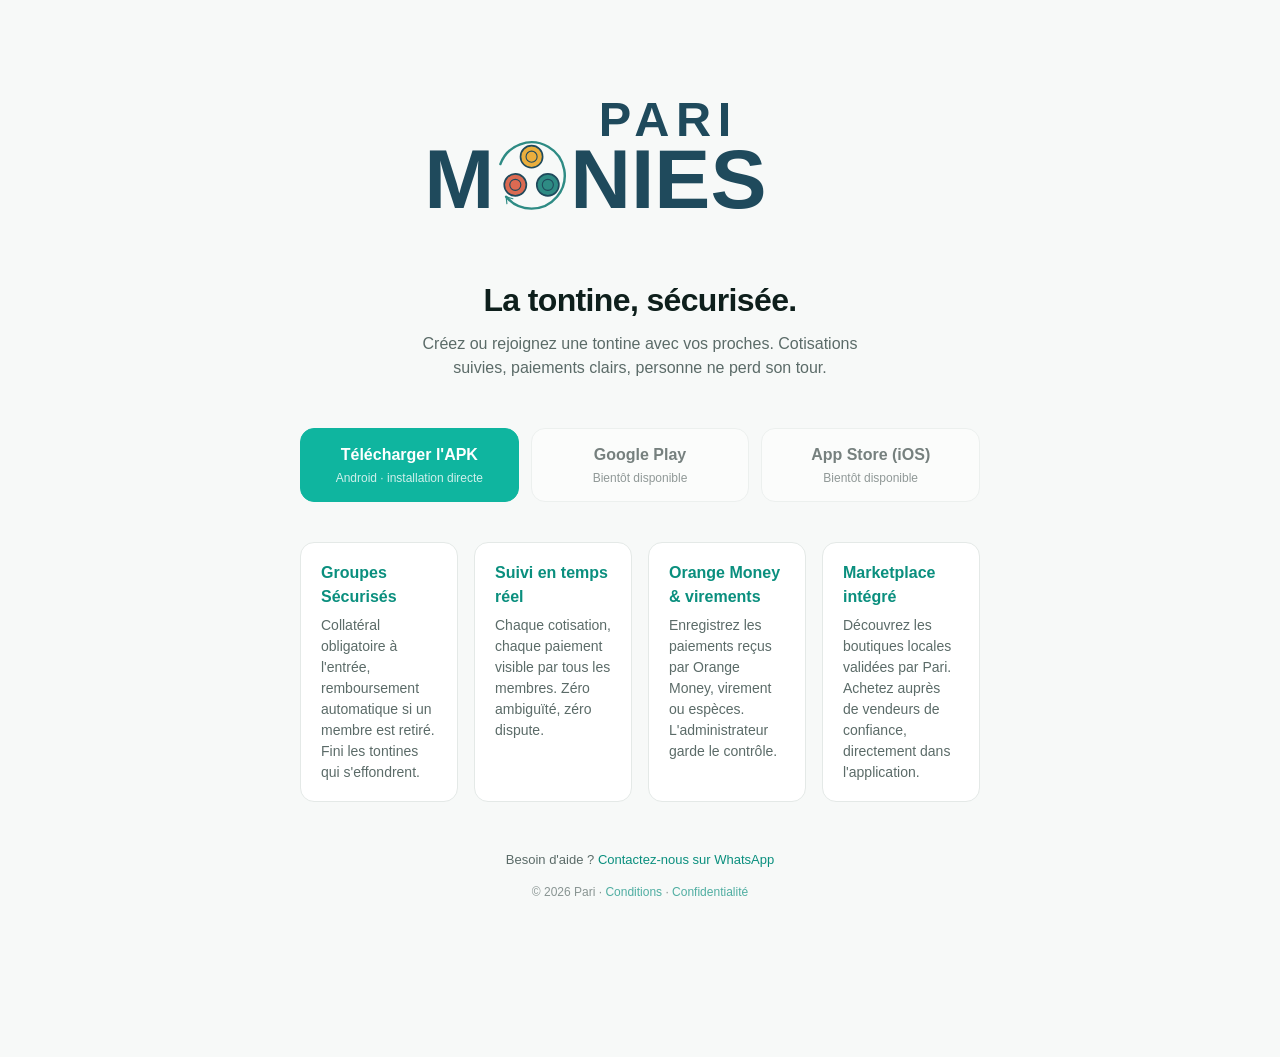
<file: index.html>
<!doctype html>
<html lang="fr">
  <head>
    <meta charset="utf-8" />
    <meta name="viewport" content="width=device-width, initial-scale=1" />
    <meta name="theme-color" content="#0FB59F" />
    <title>Pari — La tontine, sécurisée</title>
    <meta
      name="description"
      content="Créez ou rejoignez une tontine avec vos proches. Cotisations suivies, paiements clairs, personne ne perd son tour."
    />
    <link rel="icon" href="/assets/logo.svg?v=2" type="image/svg+xml" />
    <link rel="alternate icon" href="/assets/logo.png" />
    <link rel="stylesheet" href="/styles.css?v=6" />
  </head>
  <body>
    <main>
      <header>
        <img src="/assets/logo.svg?v=2" alt="Pari" class="logo" />
        <h1>La tontine, sécurisée.</h1>
        <p class="pitch">
          Créez ou rejoignez une tontine avec vos proches. Cotisations suivies,
          paiements clairs, personne ne perd son tour.
        </p>
      </header>

      <section class="ctas">
        <a class="btn btn-primary" href="/downloads/pari-latest.apk">
          <span class="btn-title">Télécharger l'APK</span>
          <span class="btn-sub">Android · installation directe</span>
        </a>
        <a class="btn btn-secondary disabled" aria-disabled="true">
          <span class="btn-title">Google Play</span>
          <span class="btn-sub">Bientôt disponible</span>
        </a>
        <a class="btn btn-secondary disabled" aria-disabled="true">
          <span class="btn-title">App Store (iOS)</span>
          <span class="btn-sub">Bientôt disponible</span>
        </a>
      </section>

      <section class="features">
        <div class="feature">
          <h3>Groupes Sécurisés</h3>
          <p>
            Collatéral obligatoire à l'entrée, remboursement automatique si un
            membre est retiré. Fini les tontines qui s'effondrent.
          </p>
        </div>
        <div class="feature">
          <h3>Suivi en temps réel</h3>
          <p>
            Chaque cotisation, chaque paiement visible par tous les membres.
            Zéro ambiguïté, zéro dispute.
          </p>
        </div>
        <div class="feature">
          <h3>Orange Money &amp; virements</h3>
          <p>
            Enregistrez les paiements reçus par Orange Money, virement ou
            espèces. L'administrateur garde le contrôle.
          </p>
        </div>
        <div class="feature">
          <h3>Marketplace intégré</h3>
          <p>
            Découvrez les boutiques locales validées par Pari. Achetez auprès
            de vendeurs de confiance, directement dans l'application.
          </p>
        </div>
      </section>

      <footer>
        <p>
          Besoin d'aide ?
          <a href="https://wa.me/12408483524">Contactez-nous sur WhatsApp</a>
        </p>
        <p class="fine">
          © 2026 Pari · <a href="/terms.html">Conditions</a> ·
          <a href="/privacy.html">Confidentialité</a>
        </p>
      </footer>
    </main>
  </body>
</html>
</file>
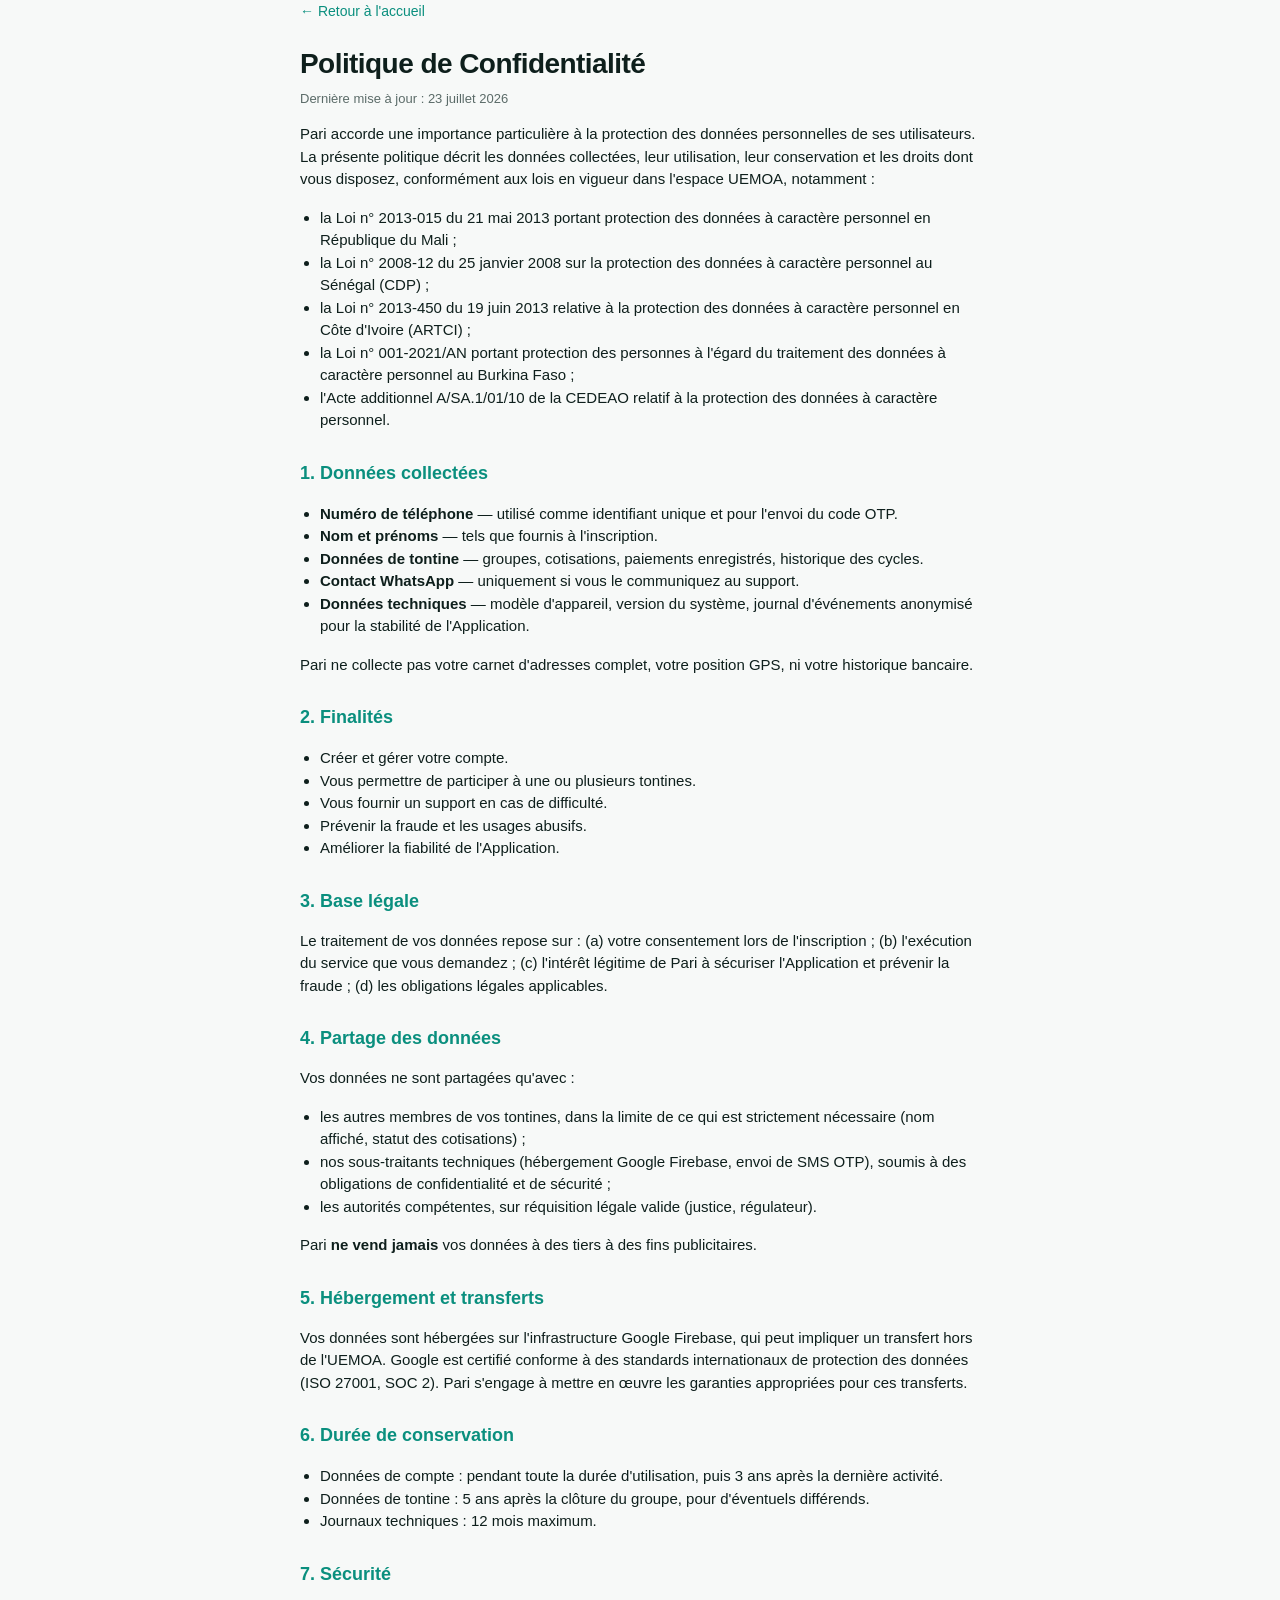
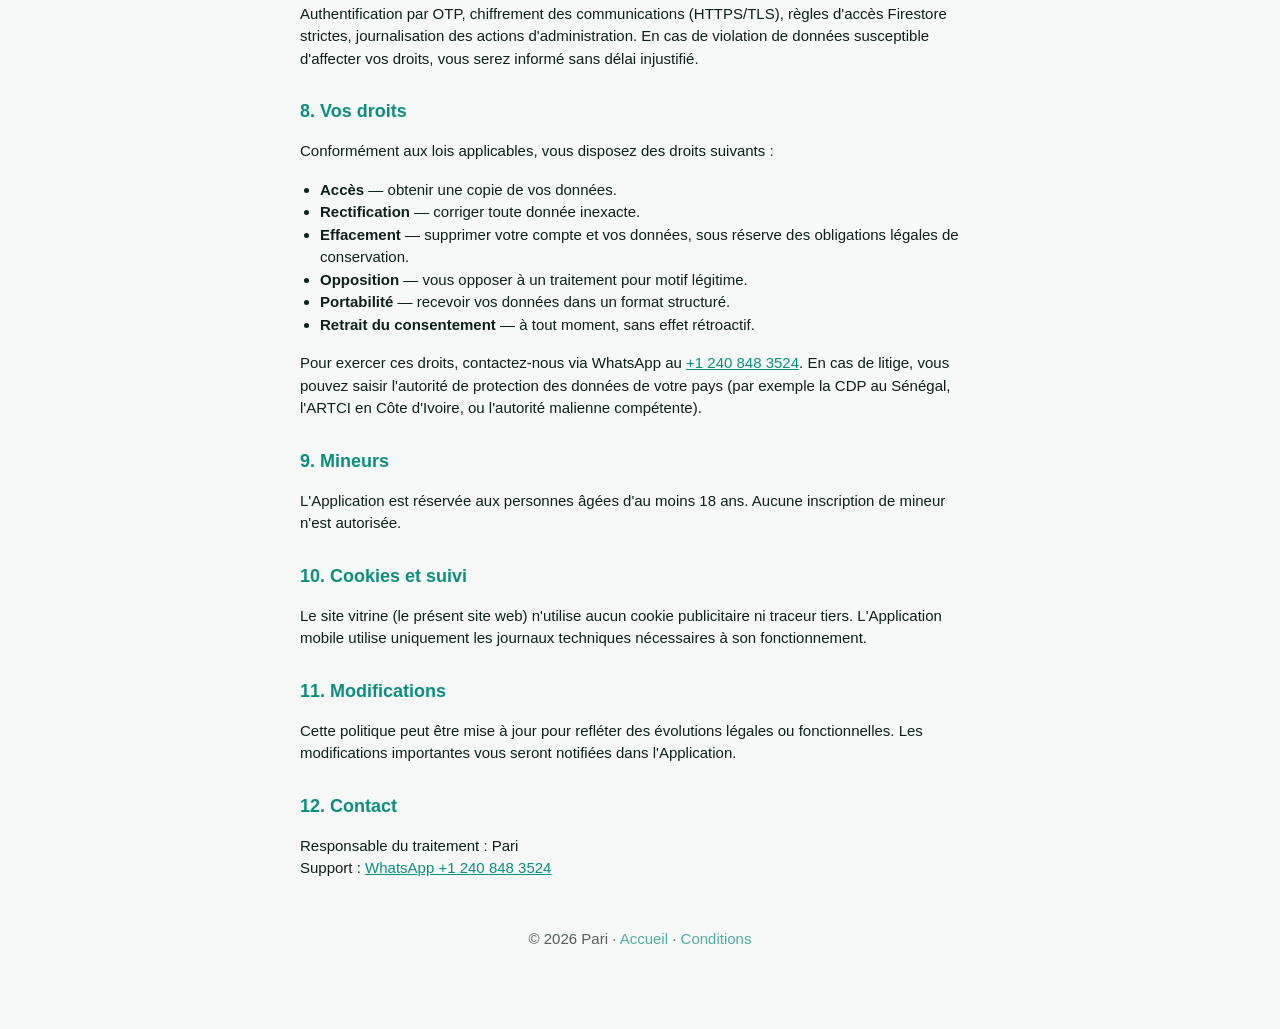
<file: privacy.html>
<!doctype html>
<html lang="fr">
  <head>
    <meta charset="utf-8" />
    <meta name="viewport" content="width=device-width, initial-scale=1" />
    <title>Politique de confidentialité — Pari</title>
    <link rel="icon" href="/assets/logo.svg?v=2" type="image/svg+xml" />
    <link rel="stylesheet" href="/styles.css?v=6" />
  </head>
  <body>
    <main class="doc">
      <p class="back"><a href="/">← Retour à l'accueil</a></p>
      <h1>Politique de Confidentialité</h1>
      <p class="muted">Dernière mise à jour : 23 juillet 2026</p>

      <p>
        Pari accorde une importance particulière à la protection des données
        personnelles de ses utilisateurs. La présente politique décrit les
        données collectées, leur utilisation, leur conservation et les droits
        dont vous disposez, conformément aux lois en vigueur dans l'espace
        UEMOA, notamment :
      </p>
      <ul>
        <li>la Loi n° 2013-015 du 21 mai 2013 portant protection des données à caractère personnel en République du Mali ;</li>
        <li>la Loi n° 2008-12 du 25 janvier 2008 sur la protection des données à caractère personnel au Sénégal (CDP) ;</li>
        <li>la Loi n° 2013-450 du 19 juin 2013 relative à la protection des données à caractère personnel en Côte d'Ivoire (ARTCI) ;</li>
        <li>la Loi n° 001-2021/AN portant protection des personnes à l'égard du traitement des données à caractère personnel au Burkina Faso ;</li>
        <li>l'Acte additionnel A/SA.1/01/10 de la CEDEAO relatif à la protection des données à caractère personnel.</li>
      </ul>

      <h2>1. Données collectées</h2>
      <ul>
        <li><strong>Numéro de téléphone</strong> — utilisé comme identifiant unique et pour l'envoi du code OTP.</li>
        <li><strong>Nom et prénoms</strong> — tels que fournis à l'inscription.</li>
        <li><strong>Données de tontine</strong> — groupes, cotisations, paiements enregistrés, historique des cycles.</li>
        <li><strong>Contact WhatsApp</strong> — uniquement si vous le communiquez au support.</li>
        <li><strong>Données techniques</strong> — modèle d'appareil, version du système, journal d'événements anonymisé pour la stabilité de l'Application.</li>
      </ul>
      <p>
        Pari ne collecte pas votre carnet d'adresses complet, votre position
        GPS, ni votre historique bancaire.
      </p>

      <h2>2. Finalités</h2>
      <ul>
        <li>Créer et gérer votre compte.</li>
        <li>Vous permettre de participer à une ou plusieurs tontines.</li>
        <li>Vous fournir un support en cas de difficulté.</li>
        <li>Prévenir la fraude et les usages abusifs.</li>
        <li>Améliorer la fiabilité de l'Application.</li>
      </ul>

      <h2>3. Base légale</h2>
      <p>
        Le traitement de vos données repose sur : (a) votre consentement lors
        de l'inscription ; (b) l'exécution du service que vous demandez ; (c)
        l'intérêt légitime de Pari à sécuriser l'Application et prévenir la
        fraude ; (d) les obligations légales applicables.
      </p>

      <h2>4. Partage des données</h2>
      <p>Vos données ne sont partagées qu'avec :</p>
      <ul>
        <li>
          les autres membres de vos tontines, dans la limite de ce qui est
          strictement nécessaire (nom affiché, statut des cotisations) ;
        </li>
        <li>
          nos sous-traitants techniques (hébergement Google Firebase, envoi de
          SMS OTP), soumis à des obligations de confidentialité et de
          sécurité ;
        </li>
        <li>
          les autorités compétentes, sur réquisition légale valide (justice,
          régulateur).
        </li>
      </ul>
      <p>
        Pari <strong>ne vend jamais</strong> vos données à des tiers à des
        fins publicitaires.
      </p>

      <h2>5. Hébergement et transferts</h2>
      <p>
        Vos données sont hébergées sur l'infrastructure Google Firebase, qui
        peut impliquer un transfert hors de l'UEMOA. Google est certifié
        conforme à des standards internationaux de protection des données
        (ISO 27001, SOC 2). Pari s'engage à mettre en œuvre les garanties
        appropriées pour ces transferts.
      </p>

      <h2>6. Durée de conservation</h2>
      <ul>
        <li>Données de compte : pendant toute la durée d'utilisation, puis 3 ans après la dernière activité.</li>
        <li>Données de tontine : 5 ans après la clôture du groupe, pour d'éventuels différends.</li>
        <li>Journaux techniques : 12 mois maximum.</li>
      </ul>

      <h2>7. Sécurité</h2>
      <p>
        Authentification par OTP, chiffrement des communications (HTTPS/TLS),
        règles d'accès Firestore strictes, journalisation des actions
        d'administration. En cas de violation de données susceptible
        d'affecter vos droits, vous serez informé sans délai injustifié.
      </p>

      <h2>8. Vos droits</h2>
      <p>Conformément aux lois applicables, vous disposez des droits suivants :</p>
      <ul>
        <li><strong>Accès</strong> — obtenir une copie de vos données.</li>
        <li><strong>Rectification</strong> — corriger toute donnée inexacte.</li>
        <li><strong>Effacement</strong> — supprimer votre compte et vos données, sous réserve des obligations légales de conservation.</li>
        <li><strong>Opposition</strong> — vous opposer à un traitement pour motif légitime.</li>
        <li><strong>Portabilité</strong> — recevoir vos données dans un format structuré.</li>
        <li><strong>Retrait du consentement</strong> — à tout moment, sans effet rétroactif.</li>
      </ul>
      <p>
        Pour exercer ces droits, contactez-nous via WhatsApp au
        <a href="https://wa.me/12408483524">+1 240 848 3524</a>. En cas de
        litige, vous pouvez saisir l'autorité de protection des données de
        votre pays (par exemple la CDP au Sénégal, l'ARTCI en Côte d'Ivoire,
        ou l'autorité malienne compétente).
      </p>

      <h2>9. Mineurs</h2>
      <p>
        L'Application est réservée aux personnes âgées d'au moins 18 ans.
        Aucune inscription de mineur n'est autorisée.
      </p>

      <h2>10. Cookies et suivi</h2>
      <p>
        Le site vitrine (le présent site web) n'utilise aucun cookie
        publicitaire ni traceur tiers. L'Application mobile utilise
        uniquement les journaux techniques nécessaires à son fonctionnement.
      </p>

      <h2>11. Modifications</h2>
      <p>
        Cette politique peut être mise à jour pour refléter des évolutions
        légales ou fonctionnelles. Les modifications importantes vous seront
        notifiées dans l'Application.
      </p>

      <h2>12. Contact</h2>
      <p>
        Responsable du traitement : Pari<br />
        Support :
        <a href="https://wa.me/12408483524">WhatsApp +1 240 848 3524</a>
      </p>

      <footer>
        <p class="fine">
          © 2026 Pari · <a href="/">Accueil</a> ·
          <a href="/terms.html">Conditions</a>
        </p>
      </footer>
    </main>
  </body>
</html>
</file>
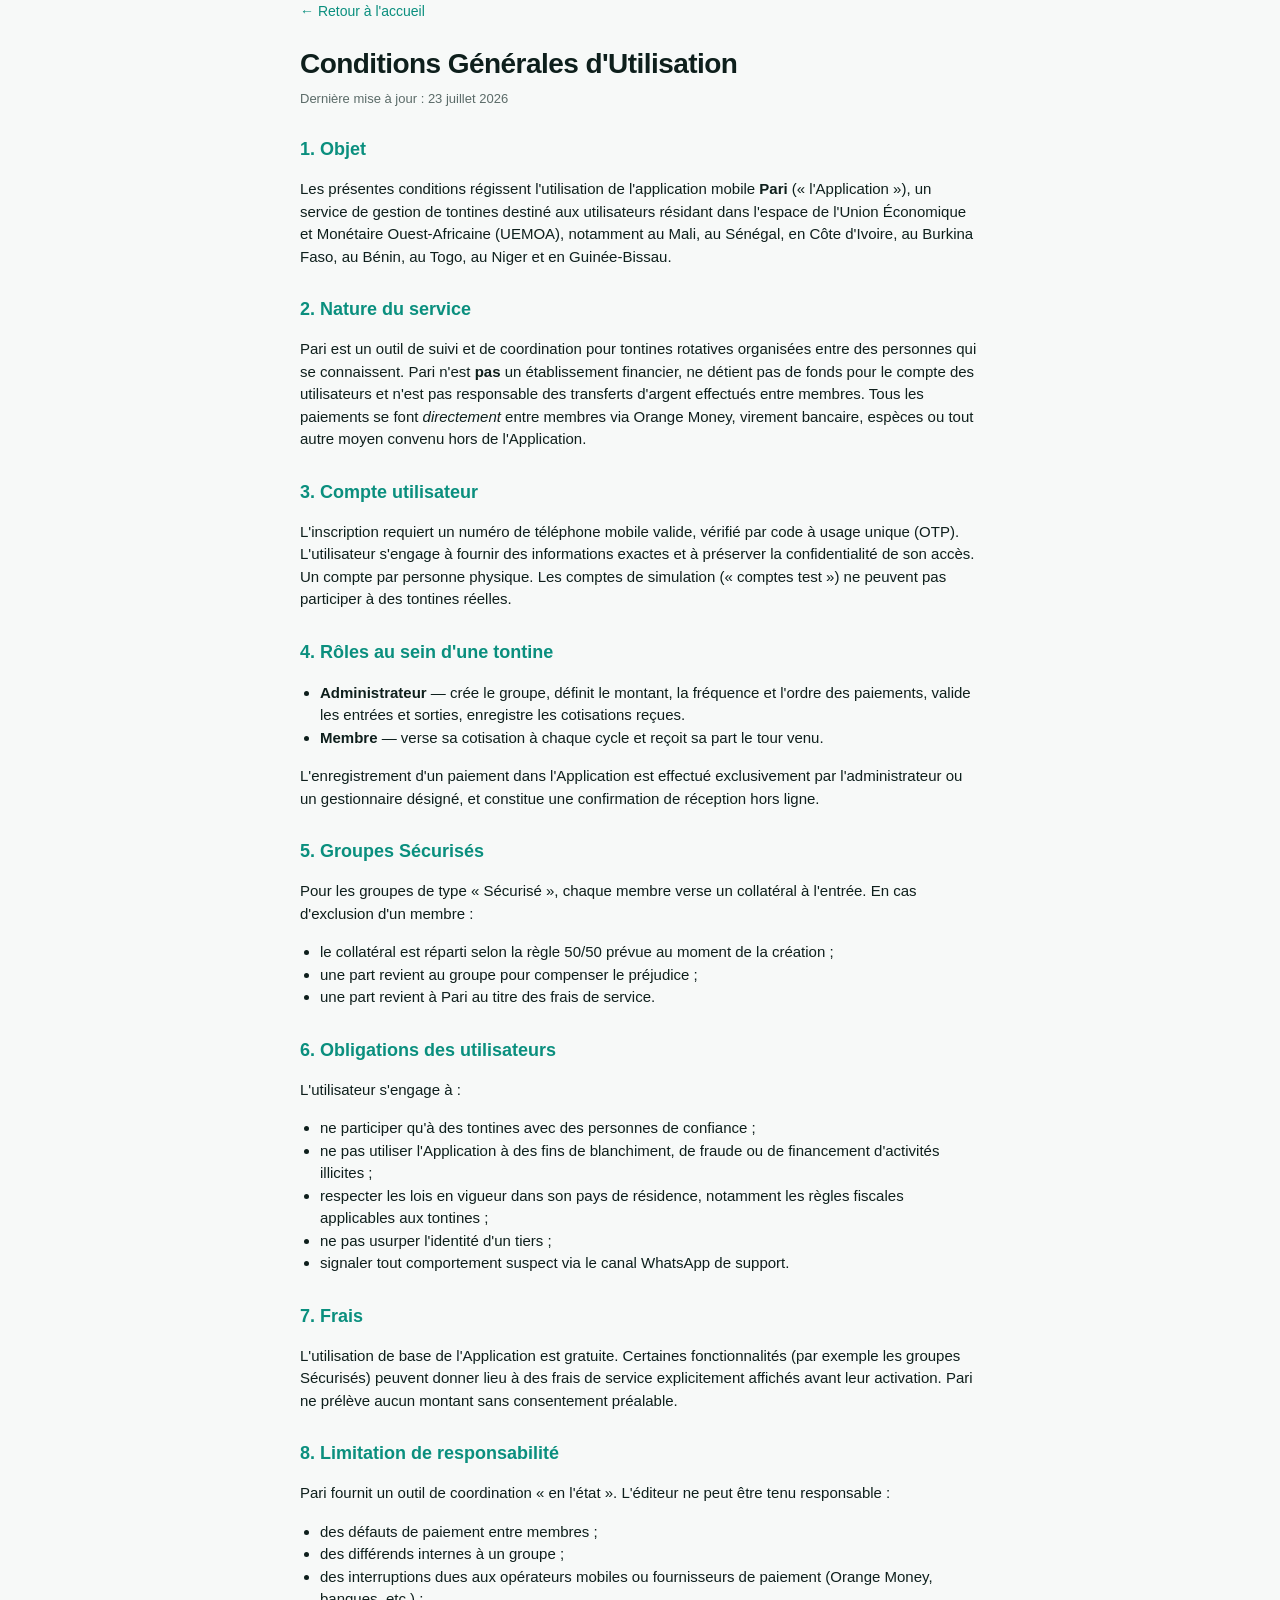
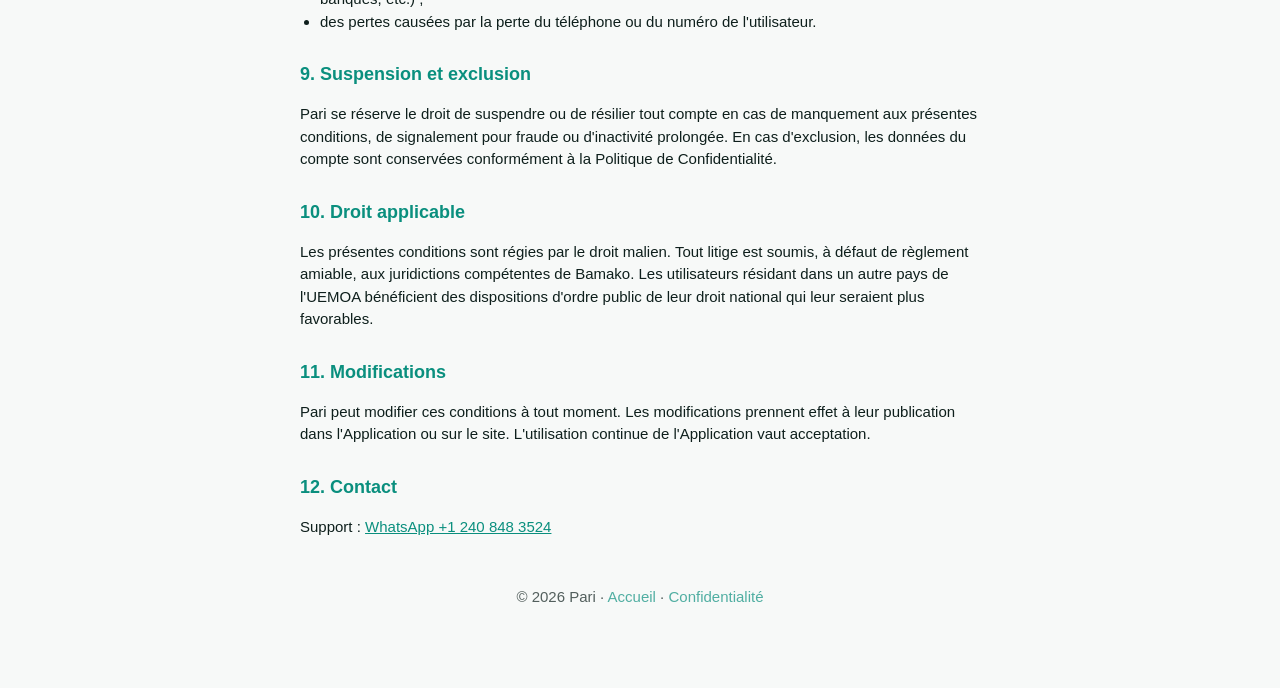
<file: terms.html>
<!doctype html>
<html lang="fr">
  <head>
    <meta charset="utf-8" />
    <meta name="viewport" content="width=device-width, initial-scale=1" />
    <title>Conditions d'utilisation — Pari</title>
    <link rel="icon" href="/assets/logo.svg?v=2" type="image/svg+xml" />
    <link rel="stylesheet" href="/styles.css?v=6" />
  </head>
  <body>
    <main class="doc">
      <p class="back"><a href="/">← Retour à l'accueil</a></p>
      <h1>Conditions Générales d'Utilisation</h1>
      <p class="muted">Dernière mise à jour : 23 juillet 2026</p>

      <h2>1. Objet</h2>
      <p>
        Les présentes conditions régissent l'utilisation de l'application
        mobile <strong>Pari</strong> (« l'Application »), un service de gestion
        de tontines destiné aux utilisateurs résidant dans l'espace de l'Union
        Économique et Monétaire Ouest-Africaine (UEMOA), notamment au Mali, au
        Sénégal, en Côte d'Ivoire, au Burkina Faso, au Bénin, au Togo, au Niger
        et en Guinée-Bissau.
      </p>

      <h2>2. Nature du service</h2>
      <p>
        Pari est un outil de suivi et de coordination pour tontines rotatives
        organisées entre des personnes qui se connaissent. Pari n'est
        <strong>pas</strong> un établissement financier, ne détient pas de
        fonds pour le compte des utilisateurs et n'est pas responsable des
        transferts d'argent effectués entre membres. Tous les paiements se
        font <em>directement</em> entre membres via Orange Money, virement
        bancaire, espèces ou tout autre moyen convenu hors de l'Application.
      </p>

      <h2>3. Compte utilisateur</h2>
      <p>
        L'inscription requiert un numéro de téléphone mobile valide, vérifié
        par code à usage unique (OTP). L'utilisateur s'engage à fournir des
        informations exactes et à préserver la confidentialité de son accès.
        Un compte par personne physique. Les comptes de simulation
        (« comptes test ») ne peuvent pas participer à des tontines réelles.
      </p>

      <h2>4. Rôles au sein d'une tontine</h2>
      <ul>
        <li>
          <strong>Administrateur</strong> — crée le groupe, définit le montant,
          la fréquence et l'ordre des paiements, valide les entrées et sorties,
          enregistre les cotisations reçues.
        </li>
        <li>
          <strong>Membre</strong> — verse sa cotisation à chaque cycle et reçoit
          sa part le tour venu.
        </li>
      </ul>
      <p>
        L'enregistrement d'un paiement dans l'Application est effectué
        exclusivement par l'administrateur ou un gestionnaire désigné, et
        constitue une confirmation de réception hors ligne.
      </p>

      <h2>5. Groupes Sécurisés</h2>
      <p>
        Pour les groupes de type « Sécurisé », chaque membre verse un
        collatéral à l'entrée. En cas d'exclusion d'un membre :
      </p>
      <ul>
        <li>le collatéral est réparti selon la règle 50/50 prévue au moment de la création ;</li>
        <li>une part revient au groupe pour compenser le préjudice ;</li>
        <li>une part revient à Pari au titre des frais de service.</li>
      </ul>

      <h2>6. Obligations des utilisateurs</h2>
      <p>L'utilisateur s'engage à :</p>
      <ul>
        <li>ne participer qu'à des tontines avec des personnes de confiance ;</li>
        <li>ne pas utiliser l'Application à des fins de blanchiment, de fraude ou de financement d'activités illicites ;</li>
        <li>respecter les lois en vigueur dans son pays de résidence, notamment les règles fiscales applicables aux tontines ;</li>
        <li>ne pas usurper l'identité d'un tiers ;</li>
        <li>signaler tout comportement suspect via le canal WhatsApp de support.</li>
      </ul>

      <h2>7. Frais</h2>
      <p>
        L'utilisation de base de l'Application est gratuite. Certaines
        fonctionnalités (par exemple les groupes Sécurisés) peuvent donner lieu
        à des frais de service explicitement affichés avant leur activation.
        Pari ne prélève aucun montant sans consentement préalable.
      </p>

      <h2>8. Limitation de responsabilité</h2>
      <p>
        Pari fournit un outil de coordination « en l'état ». L'éditeur ne peut
        être tenu responsable :
      </p>
      <ul>
        <li>des défauts de paiement entre membres ;</li>
        <li>des différends internes à un groupe ;</li>
        <li>des interruptions dues aux opérateurs mobiles ou fournisseurs de paiement (Orange Money, banques, etc.) ;</li>
        <li>des pertes causées par la perte du téléphone ou du numéro de l'utilisateur.</li>
      </ul>

      <h2>9. Suspension et exclusion</h2>
      <p>
        Pari se réserve le droit de suspendre ou de résilier tout compte en
        cas de manquement aux présentes conditions, de signalement pour fraude
        ou d'inactivité prolongée. En cas d'exclusion, les données du compte
        sont conservées conformément à la Politique de Confidentialité.
      </p>

      <h2>10. Droit applicable</h2>
      <p>
        Les présentes conditions sont régies par le droit malien. Tout litige
        est soumis, à défaut de règlement amiable, aux juridictions
        compétentes de Bamako. Les utilisateurs résidant dans un autre pays de
        l'UEMOA bénéficient des dispositions d'ordre public de leur droit
        national qui leur seraient plus favorables.
      </p>

      <h2>11. Modifications</h2>
      <p>
        Pari peut modifier ces conditions à tout moment. Les modifications
        prennent effet à leur publication dans l'Application ou sur le site.
        L'utilisation continue de l'Application vaut acceptation.
      </p>

      <h2>12. Contact</h2>
      <p>
        Support :
        <a href="https://wa.me/12408483524">WhatsApp +1 240 848 3524</a>
      </p>

      <footer>
        <p class="fine">
          © 2026 Pari · <a href="/">Accueil</a> ·
          <a href="/privacy.html">Confidentialité</a>
        </p>
      </footer>
    </main>
  </body>
</html>
</file>
<file: styles.css>
:root {
  --teal: #0FB59F;
  --teal-dark: #0A8F7E;
  --bg: #F7F9F8;
  --text: #0E1F1C;
  --muted: #5B6B68;
  --card: #FFFFFF;
  --border: #E4E9E7;
}

* { box-sizing: border-box; }

html, body {
  margin: 0;
  padding: 0;
  font-family: -apple-system, BlinkMacSystemFont, "Segoe UI", Roboto,
    "Helvetica Neue", Arial, sans-serif;
  color: var(--text);
  background: var(--bg);
  line-height: 1.5;
}

main {
  max-width: 720px;
  margin: 0 auto;
  padding: 0 20px 64px;
}

header {
  text-align: center;
  padding: 0 0 16px;
}

.logo {
  width: 100%;
  max-width: 520px;
  height: auto;
  display: block;
  margin: -80px auto -40px;
}

h1 { margin-top: -8px; }

h1 {
  font-size: 32px;
  margin: 20px 0 8px;
  letter-spacing: -0.02em;
}

.pitch {
  color: var(--muted);
  font-size: 16px;
  max-width: 480px;
  margin: 0 auto;
}

.ctas {
  display: flex;
  flex-direction: column;
  gap: 12px;
  margin: 32px 0;
}

.btn {
  display: flex;
  flex-direction: column;
  align-items: center;
  padding: 14px 20px;
  border-radius: 14px;
  text-decoration: none;
  border: 1px solid var(--border);
  background: var(--card);
  color: var(--text);
  transition: transform 0.08s ease;
}

.btn:active { transform: scale(0.98); }

.btn-primary {
  background: var(--teal);
  color: white;
  border-color: var(--teal);
}

.btn-primary:hover { background: var(--teal-dark); }

.btn-title {
  font-weight: 600;
  font-size: 16px;
}

.btn-sub {
  font-size: 12px;
  opacity: 0.8;
  margin-top: 2px;
}

.btn.disabled {
  opacity: 0.55;
  cursor: not-allowed;
}

.features {
  display: grid;
  gap: 16px;
  margin: 40px 0;
}

.feature {
  background: var(--card);
  border: 1px solid var(--border);
  border-radius: 14px;
  padding: 18px 20px;
}

.feature h3 {
  margin: 0 0 6px;
  font-size: 16px;
  color: var(--teal-dark);
}

.feature p {
  margin: 0;
  color: var(--muted);
  font-size: 14px;
}

footer {
  text-align: center;
  color: var(--muted);
  font-size: 13px;
  margin-top: 48px;
}

footer a {
  color: var(--teal-dark);
  text-decoration: none;
}

footer a:hover { text-decoration: underline; }

.fine {
  font-size: 12px;
  opacity: 0.7;
  margin-top: 8px;
}

.doc { max-width: 720px; }
.doc h1 { font-size: 28px; margin: 12px 0 4px; }
.doc h2 {
  font-size: 18px;
  margin: 28px 0 8px;
  color: var(--teal-dark);
}
.doc p, .doc li { font-size: 15px; color: var(--text); }
.doc ul { padding-left: 20px; }
.doc .muted { color: var(--muted); font-size: 13px; margin-top: 0; }
.doc .back { margin: 0 0 20px; }
.doc .back a { color: var(--teal-dark); text-decoration: none; font-size: 14px; }
.doc a { color: var(--teal-dark); }

@media (min-width: 640px) {
  .ctas { flex-direction: row; }
  .ctas .btn { flex: 1; }
  .features { grid-template-columns: repeat(2, 1fr); }
}

@media (min-width: 960px) {
  .features { grid-template-columns: repeat(4, 1fr); }
}
</file>
